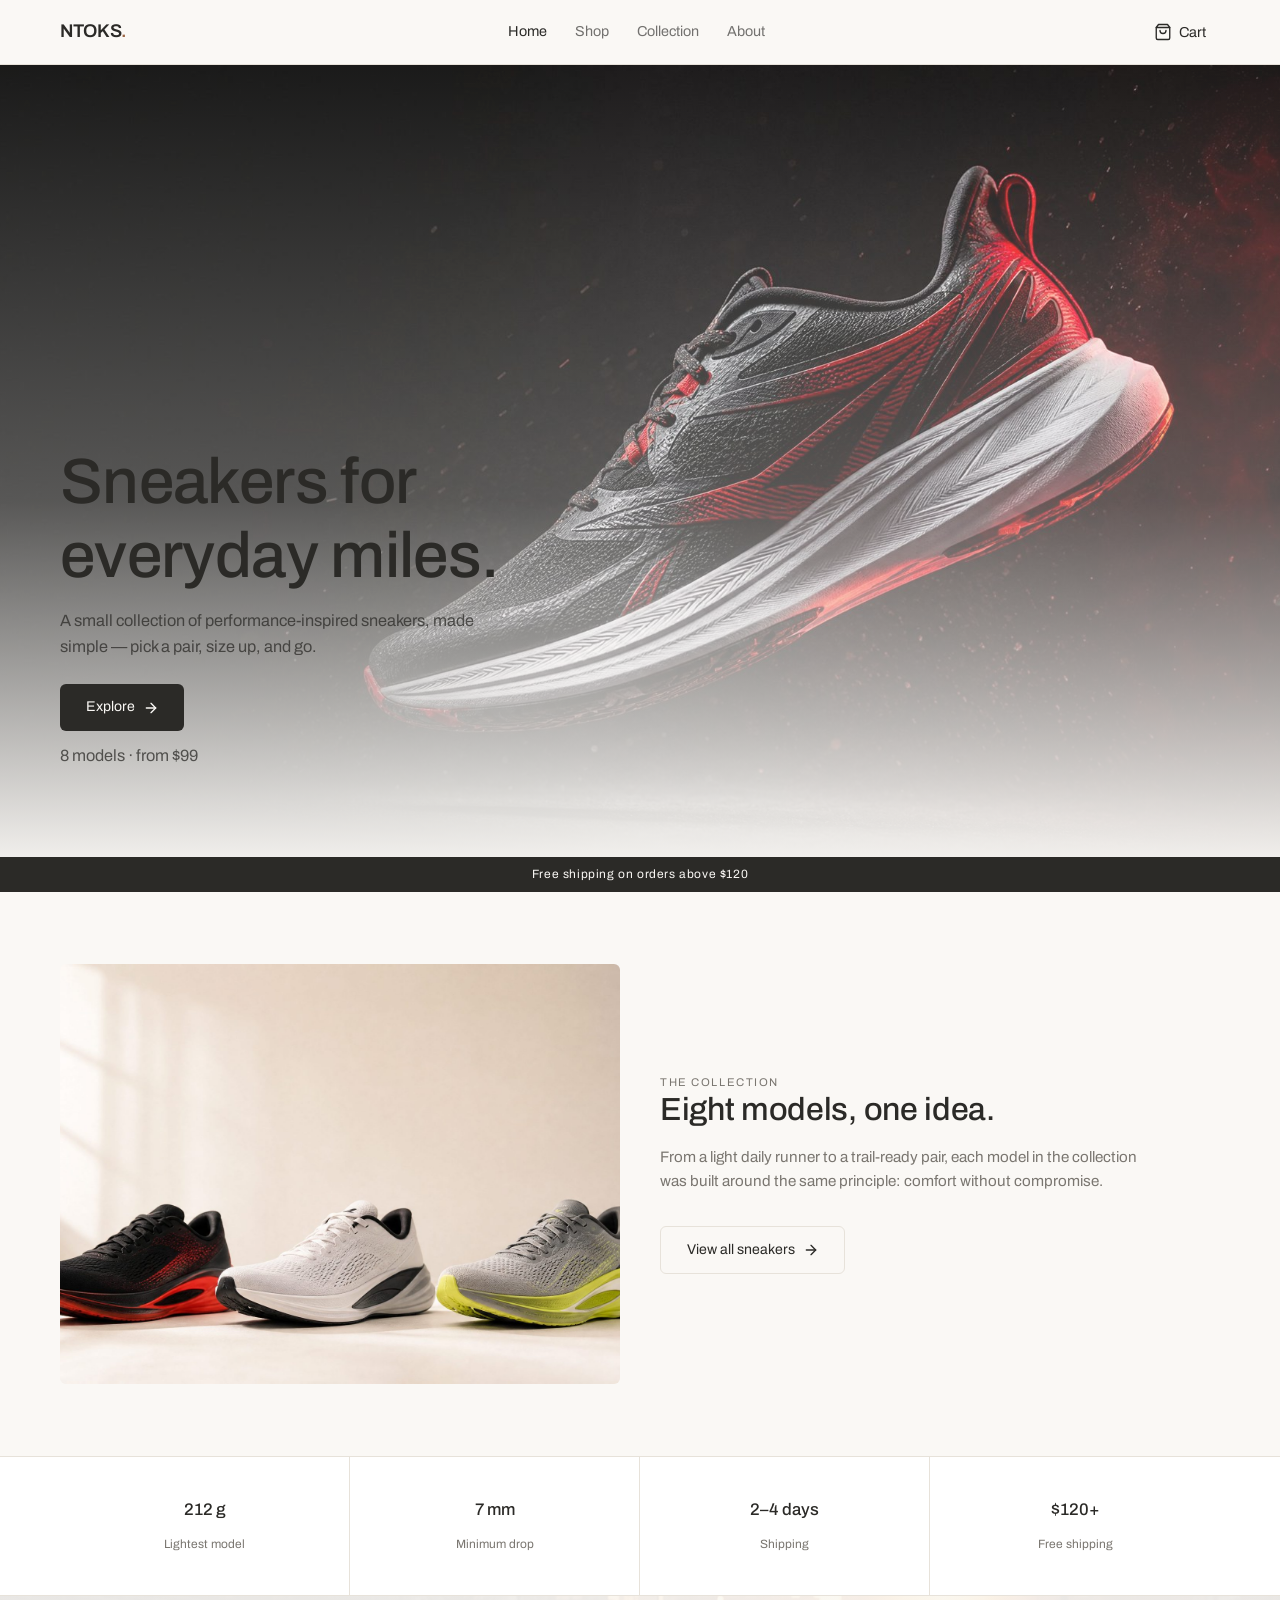
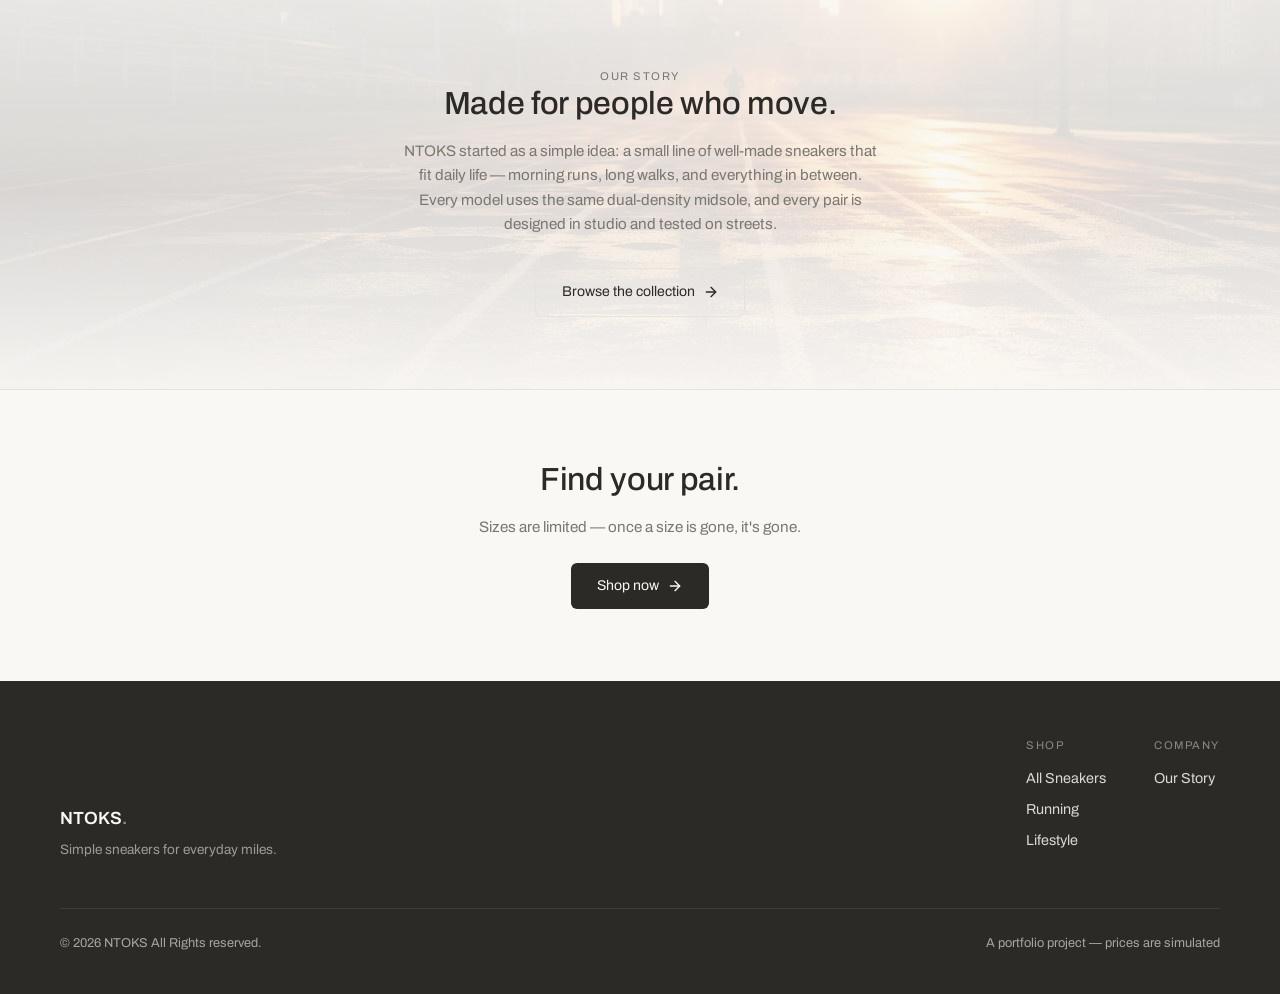
<file: index.html>
<!doctype html>
<html lang="en">
  <head>
    <meta charset="UTF-8" />
    <meta name="viewport" content="width=device-width, initial-scale=1.0" />
    <title>NTOKS. — Sneaker Store</title>
    <meta name="description" content="STRIDE — a minimal sneaker store. Browse the collection, build your cart, and check out." />
    <link rel="icon" href="images/favicon.png" />
    <link rel="preconnect" href="https://fonts.googleapis.com" />
    <link rel="preconnect" href="https://fonts.gstatic.com" crossorigin />
    <link href="https://fonts.googleapis.com/css2?family=Archivo:ital,wght@0,300..700;1,300..700&display=swap" rel="stylesheet" />
    <link rel="stylesheet" href="styles.css" />
  </head>
  <body>
    <div data-layout-header></div>

    <main>
      <section class="hero">
        <div class="hero-bg" aria-hidden="true"></div>
        <div class="hero-scrim" aria-hidden="true"></div>
        <div class="hero-content">
          <h1>Sneakers for<br />everyday miles.</h1>
          <p>A small collection of performance-inspired sneakers, made simple — pick a pair, size up, and go.</p>
          <a class="btn btn-dark" href="shop.html">
            Explore
            <svg width="16" height="16" viewBox="0 0 24 24" fill="none" stroke="currentColor" stroke-width="2" stroke-linecap="round" stroke-linejoin="round"><path d="M5 12h14"/><path d="m12 5 7 7-7 7"/></svg>
          </a>
          <p class="hero-note">8 models · from $99</p>
        </div>
      </section>

      <div class="announce">Free shipping on orders above $120</div>

      <section id="collection" class="section">
        <div class="container grid-2">
          <div class="reveal"><img src="images/drop-banner.jpg" alt="The collection" /></div>
          <div class="reveal">
            <p class="micro">The collection</p>
            <h2>Eight models, one idea.</h2>
            <p class="lede">From a light daily runner to a trail-ready pair, each model in the collection was built around the same principle: comfort without compromise.</p>
            <a class="btn btn-ghost" href="shop.html">
              View all sneakers
              <svg width="16" height="16" viewBox="0 0 24 24" fill="none" stroke="currentColor" stroke-width="2" stroke-linecap="round" stroke-linejoin="round"><path d="M5 12h14"/><path d="m12 5 7 7-7 7"/></svg>
            </a>
          </div>
        </div>
      </section>

      <section class="facts">
        <div class="container">
          <div class="facts-grid">
            <div class="fact"><strong>212 g</strong><span>Lightest model</span></div>
            <div class="fact"><strong>7 mm</strong><span>Minimum drop</span></div>
            <div class="fact"><strong>2–4 days</strong><span>Shipping</span></div>
            <div class="fact"><strong>$120+</strong><span>Free shipping</span></div>
          </div>
        </div>
      </section>

      <section id="about" class="section about-bg">
        <div class="about-img" aria-hidden="true"></div>
        <div class="about-scrim" aria-hidden="true"></div>
        <div class="container">
          <div class="about-inner reveal">
            <p class="micro">Our story</p>
            <h2>Made for people who move.</h2>
            <p class="lede" style="margin-left:auto;margin-right:auto;">NTOKS started as a simple idea: a small line of well-made sneakers that fit daily life — morning runs, long walks, and everything in between. Every model uses the same dual-density midsole, and every pair is designed in studio and tested on streets.</p>
            <a class="btn btn-ghost" href="shop.html">
              Browse the collection
              <svg width="16" height="16" viewBox="0 0 24 24" fill="none" stroke="currentColor" stroke-width="2" stroke-linecap="round" stroke-linejoin="round"><path d="M5 12h14"/><path d="m12 5 7 7-7 7"/></svg>
            </a>
          </div>
        </div>
      </section>

      <section class="section final-cta">
        <div class="container reveal">
          <h2>Find your pair.</h2>
          <p>Sizes are limited — once a size is gone, it's gone.</p>
          <a class="btn btn-dark" href="shop.html">
            Shop now
            <svg width="16" height="16" viewBox="0 0 24 24" fill="none" stroke="currentColor" stroke-width="2" stroke-linecap="round" stroke-linejoin="round"><path d="M5 12h14"/><path d="m12 5 7 7-7 7"/></svg>
          </a>
        </div>
      </section>
    </main>

    <div data-layout-footer></div>

    <div class="cart-backdrop" id="cart-backdrop"></div>
    <aside class="cart-drawer" id="cart-drawer" aria-label="Shopping cart">
      <div class="cart-head">
        <h2>Cart</h2>
        <button class="cart-close" data-close-cart aria-label="Close cart">
          <svg width="16" height="16" viewBox="0 0 24 24" fill="none" stroke="currentColor" stroke-width="2" stroke-linecap="round" stroke-linejoin="round"><path d="M18 6 6 18"/><path d="m6 6 12 12"/></svg>
        </button>
      </div>
      <div class="cart-items" id="cart-items"></div>
      <div class="cart-foot">
        <div class="cart-row"><span class="muted">Subtotal</span><span data-subtotal>$0.00</span></div>
        <div class="cart-row"><span class="muted">Shipping</span><span data-shipping>Free</span></div>
        <div class="cart-total"><span>Total</span><span data-total>$0.00</span></div>
        <button class="checkout-btn" data-checkout-btn>Proceed to Checkout</button>
        <p class="cart-note">Simulated payment — no real transaction</p>
      </div>
    </aside>

    <script src="products.js"></script>
    <script src="cart.js"></script>
    <script src="assets/js/layout.js"></script>
    <script src="app.js"></script>
  </body>
</html>
</file>
<file: styles.css>
/* STRIDE — minimalist sneaker store
   Plain CSS. No frameworks, no preprocessors. */

:root {
  --bg: #faf8f5;
  --card: #ffffff;
  --ink: #2b2a27;
  --muted: #7a7670;
  --line: #e7e2da;
  --soft: #f1ede6;
  --accent: #9c6644;
  --radius: 6px;
  --ease: cubic-bezier(0.23, 1, 0.32, 1);
}

* {
  box-sizing: border-box;
  margin: 0;
  padding: 0;
}

html {
  scroll-behavior: smooth;
}

body {
  font-family: "Archivo", "Segoe UI", system-ui, sans-serif;
  background: var(--bg);
  color: var(--ink);
  line-height: 1.6;
  -webkit-font-smoothing: antialiased;
}

img {
  display: block;
  max-width: 100%;
}

a {
  color: inherit;
  text-decoration: none;
}

button {
  font-family: inherit;
  cursor: pointer;
}

.container {
  width: 100%;
  max-width: 1200px;
  margin: 0 auto;
  padding: 0 1.25rem;
}

/* ——— Typography ——— */
h1, h2, h3 {
  font-weight: 500;
  letter-spacing: -0.01em;
  line-height: 1.15;
}

.micro {
  font-size: 0.7rem;
  letter-spacing: 0.14em;
  text-transform: uppercase;
  color: var(--muted);
}

/* ——— Header ——— */
.site-header {
  position: sticky;
  top: 0;
  z-index: 50;
  background: rgba(250, 248, 245, 0.9);
  backdrop-filter: blur(8px);
  -webkit-backdrop-filter: blur(8px);
  border-bottom: 1px solid var(--line);
}

.site-header .container {
  display: flex;
  align-items: center;
  justify-content: space-between;
  height: 64px;
}

.logo {
  font-size: 1.15rem;
  font-weight: 600;
  letter-spacing: -0.02em;
}

.logo span {
  color: var(--accent);
}

.nav-links {
  display: none;
  gap: 1.75rem;
  font-size: 0.9rem;
}

.nav-links a {
  color: var(--ink);
  opacity: 0.65;
  transition: opacity 0.2s;
}

.nav-links a:hover,
.nav-links a.active {
  opacity: 1;
}

@media (min-width: 768px) {
  .nav-links {
    display: flex;
  }
}

.cart-btn {
  display: flex;
  align-items: center;
  gap: 0.4rem;
  background: none;
  border: none;
  font-size: 0.9rem;
  color: var(--ink);
  padding: 0.5rem;
  transition: opacity 0.2s;
}

.cart-btn:hover {
  opacity: 0.6;
}

.cart-count {
  font-size: 0.75rem;
  font-weight: 600;
  color: var(--accent);
}

.mobile-toggle {
  display: flex;
  background: none;
  border: none;
  padding: 0.5rem;
  color: var(--ink);
}

@media (min-width: 768px) {
  .mobile-toggle {
    display: none;
  }
}

.mobile-nav {
  display: none;
  border-top: 1px solid var(--line);
  background: var(--bg);
}

.mobile-nav.open {
  display: block;
}

.mobile-nav a {
  display: block;
  padding: 0.85rem 1.25rem;
  border-bottom: 1px solid var(--line);
  font-size: 0.95rem;
}

/* ——— Buttons ——— */
.btn {
  display: inline-flex;
  align-items: center;
  gap: 0.5rem;
  font-size: 0.88rem;
  padding: 0.75rem 1.6rem;
  border-radius: var(--radius);
  border: none;
  transition:
    background 0.2s var(--ease),
    opacity 0.2s,
    transform 0.16s var(--ease);
}

.btn:active {
  transform: scale(0.98);
}

.btn-dark {
  background: var(--ink);
  color: var(--bg);
}

.btn-dark:hover {
  opacity: 0.88;
}

.btn-ghost {
  background: transparent;
  color: var(--ink);
  border: 1px solid var(--line);
}

.btn-ghost:hover {
  border-color: var(--ink);
}

/* ——— Hero ——— */
.hero {
  position: relative;
  min-height: 88vh;
  display: flex;
  align-items: flex-end;
  overflow: hidden;
}

.hero-bg {
  position: absolute;
  inset: 0;
  background-image: url("images/hero-runner.jpg");
  background-size: cover;
  background-position: center 35%;
}

.hero-scrim {
  position: absolute;
  inset: 0;
  background: linear-gradient(
    to top,
    rgba(250, 248, 245, 0.96),
    rgba(250, 248, 245, 0.35) 45%,
    rgba(250, 248, 245, 0.1)
  );
}

.hero-content {
  position: relative;
  padding: 3rem 1.25rem 4rem;
  max-width: 1200px;
  margin: 0 auto;
  width: 100%;
}

.hero h1 {
  font-size: clamp(2.2rem, 6vw, 4rem);
  margin-bottom: 1rem;
}

.hero p {
  color: var(--ink);
  opacity: 0.75;
  max-width: 420px;
  font-size: 1.02rem;
  margin-bottom: 1.5rem;
}

.hero-note {
  font-size: 0.75rem;
  color: var(--muted);
  margin-top: 0.75rem;
}

/* ——— Announcement strip ——— */
.announce {
  background: var(--ink);
  color: var(--bg);
  text-align: center;
  padding: 0.5rem 1rem;
  font-size: 0.75rem;
  letter-spacing: 0.05em;
}

/* ——— Sections ——— */
.section {
  padding: 4.5rem 0;
}

.section h2 {
  font-size: clamp(1.5rem, 3vw, 2rem);
  margin-bottom: 1rem;
}

.section p.lede {
  color: var(--muted);
  max-width: 480px;
  margin-bottom: 2rem;
  font-size: 0.95rem;
}

/* Collection preview */
.grid-2 {
  display: grid;
  grid-template-columns: 1fr;
  gap: 2.5rem;
  align-items: center;
}

@media (min-width: 900px) {
  .grid-2 {
    grid-template-columns: 1fr 1fr;
  }
}

.grid-2 img {
  border-radius: var(--radius);
  width: 100%;
  aspect-ratio: 4 / 3;
  object-fit: cover;
}

/* Facts strip */
.facts {
  border-top: 1px solid var(--line);
  border-bottom: 1px solid var(--line);
  background: var(--card);
}

.facts-grid {
  display: grid;
  grid-template-columns: repeat(2, 1fr);
}

@media (min-width: 768px) {
  .facts-grid {
    grid-template-columns: repeat(4, 1fr);
  }
}

.fact {
  padding: 2.5rem 1rem;
  text-align: center;
  border-right: 1px solid var(--line);
}

.fact:last-child {
  border-right: none;
}

.fact strong {
  display: block;
  font-size: 1.05rem;
  font-weight: 500;
  margin-bottom: 0.35rem;
}

.fact span {
  font-size: 0.75rem;
  color: var(--muted);
}

/* About */
.about-bg {
  position: relative;
  overflow: hidden;
}

.about-bg .about-img {
  position: absolute;
  inset: 0;
  background-image: url("images/about-run.jpg");
  background-size: cover;
  background-position: center;
  opacity: 0.35;
}

.about-bg .about-scrim {
  position: absolute;
  inset: 0;
  background: linear-gradient(
    to bottom,
    rgba(250, 248, 245, 0.8),
    rgba(250, 248, 245, 0.6),
    rgba(250, 248, 245, 0.95)
  );
}

.about-inner {
  position: relative;
  max-width: 640px;
  margin: 0 auto;
  text-align: center;
}

/* Final CTA */
.final-cta {
  border-top: 1px solid var(--line);
  text-align: center;
}

.final-cta p {
  color: var(--muted);
  max-width: 400px;
  margin: 0 auto 1.5rem;
  font-size: 0.95rem;
}

/* ——— Footer ——— */
.site-footer {
  background: var(--ink);
  color: var(--bg);
  padding: 3.5rem 0 2.5rem;
}

.footer-grid {
  display: flex;
  flex-direction: column;
  gap: 2rem;
}

@media (min-width: 768px) {
  .footer-grid {
    flex-direction: row;
    justify-content: space-between;
    align-items: flex-end;
  }
}

.footer-grid .brand p {
  font-size: 0.85rem;
  opacity: 0.55;
  margin-top: 0.35rem;
  max-width: 280px;
}

.footer-links {
  display: flex;
  gap: 3rem;
}

.footer-col p {
  font-size: 0.7rem;
  letter-spacing: 0.14em;
  text-transform: uppercase;
  opacity: 0.45;
  margin-bottom: 0.75rem;
}

.footer-col ul {
  list-style: none;
}

.footer-col li {
  margin-bottom: 0.5rem;
  font-size: 0.9rem;
  opacity: 0.85;
}

.footer-col a:hover {
  opacity: 1;
}

.footer-bottom {
  margin-top: 3rem;
  padding-top: 1.5rem;
  border-top: 1px solid rgba(250, 248, 245, 0.15);
  display: flex;
  flex-direction: column;
  gap: 0.5rem;
  align-items: center;
  font-size: 0.8rem;
  opacity: 0.6;
}

@media (min-width: 640px) {
  .footer-bottom {
    flex-direction: row;
    justify-content: space-between;
  }
}

/* ——— Shop page header ——— */
.page-header {
  border-bottom: 1px solid var(--line);
  padding: 3rem 0 3.5rem;
}

.page-header h1 {
  font-size: clamp(1.75rem, 4vw, 2.5rem);
  margin-bottom: 0.75rem;
}

.page-header p {
  color: var(--muted);
  max-width: 520px;
  font-size: 0.95rem;
}

/* Filters */
.filters {
  position: sticky;
  top: 64px;
  z-index: 40;
  background: var(--bg);
  border-bottom: 1px solid var(--line);
}

.filters .container {
  display: flex;
  align-items: center;
  gap: 0.5rem;
  overflow-x: auto;
  padding: 0.75rem 1.25rem;
}

.filter-btn {
  background: none;
  border: none;
  font-size: 0.88rem;
  color: var(--muted);
  padding: 0.45rem 1rem;
  border-radius: 999px;
  transition:
    color 0.2s,
    background 0.2s;
  white-space: nowrap;
}

.filter-btn:hover {
  color: var(--ink);
}

.filter-btn.active {
  background: var(--ink);
  color: var(--bg);
}

/* Product grid */
.product-grid {
  display: grid;
  grid-template-columns: 1fr;
  gap: 1.25rem;
  padding: 2.5rem 0 3.5rem;
}

@media (min-width: 640px) {
  .product-grid {
    grid-template-columns: repeat(2, 1fr);
  }
}

@media (min-width: 1024px) {
  .product-grid {
    grid-template-columns: repeat(3, 1fr);
  }
}

@media (min-width: 1280px) {
  .product-grid {
    grid-template-columns: repeat(4, 1fr);
  }
}

.product-card {
  background: var(--card);
  border: 1px solid var(--line);
  border-radius: var(--radius);
  overflow: hidden;
  cursor: pointer;
  text-align: left;
  transition: box-shadow 0.2s var(--ease);
  padding: 0;
  font-family: inherit;
  color: inherit;
}

.product-card:hover {
  box-shadow: 0 8px 30px -10px rgba(43, 42, 39, 0.15);
}

.product-card .img-wrap {
  position: relative;
  background: var(--soft);
  aspect-ratio: 1;
  overflow: hidden;
}

.product-card .img-wrap img {
  width: 100%;
  height: 100%;
  object-fit: cover;
  transition: transform 0.35s var(--ease);
}

.product-card:hover .img-wrap img {
  transform: scale(1.04);
}

.product-card .info {
  padding: 1rem;
  border-top: 1px solid var(--line);
}

.product-card h3 {
  font-size: 1rem;
  font-weight: 500;
  margin-bottom: 0.25rem;
}

.product-card .desc {
  font-size: 0.78rem;
  color: var(--muted);
  line-height: 1.5;
  margin-bottom: 0.75rem;
  display: -webkit-box;
  -webkit-line-clamp: 2;
  -webkit-box-orient: vertical;
  overflow: hidden;
}

.product-card .row {
  display: flex;
  justify-content: space-between;
  align-items: center;
  font-size: 0.9rem;
}

.product-card .row .view {
  font-size: 0.75rem;
  color: var(--muted);
}

.shop-cta {
  background: var(--card);
  border-top: 1px solid var(--line);
  padding: 3rem 0;
}

.shop-cta .container {
  display: flex;
  flex-direction: column;
  gap: 1.25rem;
  align-items: center;
  text-align: center;
}

@media (min-width: 768px) {
  .shop-cta .container {
    flex-direction: row;
    justify-content: space-between;
    text-align: left;
  }
}

.shop-cta h2 {
  font-size: 1.4rem;
}

/* ——— Modal ——— */
.modal-overlay {
  position: fixed;
  inset: 0;
  z-index: 60;
  background: rgba(43, 42, 39, 0.4);
  display: flex;
  align-items: center;
  justify-content: center;
  padding: 1rem;
  opacity: 0;
  visibility: hidden;
  transition:
    opacity 0.25s var(--ease),
    visibility 0.25s;
}

.modal-overlay.open {
  opacity: 1;
  visibility: visible;
}

.modal {
  background: var(--bg);
  border: 1px solid var(--line);
  border-radius: var(--radius);
  width: 100%;
  max-width: 860px;
  max-height: 90vh;
  overflow-y: auto;
  display: grid;
  grid-template-columns: 1fr;
  transform: scale(0.97);
  transition: transform 0.25s var(--ease);
  position: relative;
}

.modal-overlay.open .modal {
  transform: scale(1);
}

@media (min-width: 768px) {
  .modal {
    grid-template-columns: 1fr 1fr;
  }
}

.modal-img {
  background: var(--soft);
  min-height: 240px;
  display: flex;
  align-items: center;
  justify-content: center;
  border-radius: var(--radius) var(--radius) 0 0;
}

@media (min-width: 768px) {
  .modal-img {
    border-radius: var(--radius) 0 0 var(--radius);
  }
}

.modal-img img {
  width: 100%;
  height: 100%;
  object-fit: cover;
  min-height: 240px;
}

.modal-body {
  padding: 1.75rem;
  display: flex;
  flex-direction: column;
}

.modal-body h2 {
  font-size: 1.5rem;
  margin-bottom: 0.75rem;
}

.modal-body .tagline {
  color: var(--muted);
  margin-bottom: 1rem;
}

.modal-body .desc {
  font-size: 0.9rem;
  color: var(--ink);
  opacity: 0.75;
  line-height: 1.65;
  margin-bottom: 1.25rem;
}

.modal-body .price {
  font-size: 1.25rem;
  font-weight: 500;
  margin-bottom: 1.5rem;
}

.modal-body .price .old {
  font-size: 0.88rem;
  color: var(--muted);
  text-decoration: line-through;
  margin-left: 0.5rem;
  font-weight: 400;
}

.modal-body .size-label {
  font-size: 0.78rem;
  color: var(--muted);
  margin-bottom: 0.6rem;
}

.sizes {
  display: flex;
  flex-wrap: wrap;
  gap: 0.4rem;
  margin-bottom: 1.25rem;
}

.size-btn {
  background: var(--card);
  border: 1px solid var(--line);
  border-radius: 4px;
  padding: 0.45rem 0.85rem;
  font-size: 0.85rem;
  color: var(--ink);
  transition:
    border-color 0.15s,
    background 0.15s,
    color 0.15s;
}

.size-btn:hover {
  border-color: var(--ink);
}

.size-btn.active {
  background: var(--ink);
  color: var(--bg);
  border-color: var(--ink);
}

.size-hint {
  font-size: 0.78rem;
  color: var(--muted);
  margin-bottom: 1rem;
}

.add-btn {
  width: 100%;
  padding: 0.85rem;
  font-size: 0.9rem;
  border-radius: var(--radius);
  border: none;
  background: var(--ink);
  color: var(--bg);
  margin-bottom: 1.5rem;
  transition:
    opacity 0.2s,
    transform 0.16s var(--ease),
    background 0.2s;
}

.add-btn:active {
  transform: scale(0.98);
}

.add-btn:disabled {
  background: var(--line);
  color: var(--muted);
  cursor: not-allowed;
}

.add-btn.added {
  background: #2f6b4f;
}

.modal-meta {
  margin-top: auto;
  display: grid;
  grid-template-columns: repeat(3, 1fr);
  gap: 0.5rem;
  border-top: 1px solid var(--line);
  padding-top: 1rem;
  text-align: center;
  font-size: 0.72rem;
  color: var(--muted);
}

.modal-close {
  position: absolute;
  top: 0.75rem;
  right: 0.75rem;
  z-index: 2;
  background: var(--bg);
  border: 1px solid var(--line);
  border-radius: 50%;
  width: 34px;
  height: 34px;
  display: flex;
  align-items: center;
  justify-content: center;
  color: var(--ink);
  transition: opacity 0.2s;
}

.modal-close:hover {
  opacity: 0.6;
}

/* ——— Cart drawer ——— */
.cart-backdrop {
  position: fixed;
  inset: 0;
  z-index: 55;
  background: rgba(43, 42, 39, 0.3);
  opacity: 0;
  visibility: hidden;
  transition:
    opacity 0.3s var(--ease),
    visibility 0.3s;
}

.cart-backdrop.open {
  opacity: 1;
  visibility: visible;
}

.cart-drawer {
  position: fixed;
  top: 0;
  right: 0;
  height: 100%;
  width: 100%;
  max-width: 420px;
  z-index: 56;
  background: var(--bg);
  display: flex;
  flex-direction: column;
  transform: translateX(100%);
  transition: transform 0.3s var(--ease);
}

.cart-drawer.open {
  transform: translateX(0);
}

.cart-head {
  display: flex;
  justify-content: space-between;
  align-items: center;
  padding: 1rem 1.25rem;
  border-bottom: 1px solid var(--line);
}

.cart-head h2 {
  font-size: 1.05rem;
}

.cart-close {
  background: none;
  border: none;
  color: var(--ink);
  padding: 0.4rem;
  opacity: 0.6;
  transition: opacity 0.2s;
}

.cart-close:hover {
  opacity: 1;
}

.cart-items {
  flex: 1;
  overflow-y: auto;
  padding: 1rem 1.25rem;
}

.cart-empty {
  text-align: center;
  padding: 3rem 1rem;
  color: var(--muted);
  font-size: 0.9rem;
}

.cart-empty p:first-child {
  margin-bottom: 1.5rem;
}

.cart-item {
  display: flex;
  gap: 1rem;
  padding-bottom: 1rem;
  margin-bottom: 1rem;
  border-bottom: 1px solid var(--line);
}

.cart-item img {
  width: 80px;
  height: 80px;
  object-fit: cover;
  border-radius: 4px;
}

.cart-item .item-info {
  flex: 1;
  min-width: 0;
}

.cart-item .item-info p:first-child {
  font-size: 0.88rem;
  font-weight: 500;
  white-space: nowrap;
  overflow: hidden;
  text-overflow: ellipsis;
}

.cart-item .item-info .item-size {
  font-size: 0.75rem;
  color: var(--muted);
}

.qty-row {
  display: flex;
  justify-content: space-between;
  align-items: center;
  margin-top: 0.5rem;
}

.qty-ctrl {
  display: flex;
  border: 1px solid var(--line);
  border-radius: 4px;
  overflow: hidden;
}

.qty-ctrl button {
  background: var(--card);
  border: none;
  color: var(--ink);
  padding: 0.3rem 0.6rem;
  font-size: 0.85rem;
  transition: opacity 0.2s;
}

.qty-ctrl button:hover {
  opacity: 0.6;
}

.qty-ctrl span {
  font-size: 0.8rem;
  width: 2rem;
  text-align: center;
  line-height: 1.7;
}

.remove-btn {
  background: none;
  border: none;
  color: var(--muted);
  font-size: 0.75rem;
  opacity: 0.6;
  transition: opacity 0.2s;
}

.remove-btn:hover {
  opacity: 1;
  color: var(--ink);
}

.cart-foot {
  border-top: 1px solid var(--line);
  padding: 1rem 1.25rem;
}

.cart-row {
  display: flex;
  justify-content: space-between;
  font-size: 0.88rem;
  margin-bottom: 0.4rem;
}

.cart-row .muted {
  color: var(--muted);
}

.cart-total {
  display: flex;
  justify-content: space-between;
  font-size: 1rem;
  font-weight: 500;
  border-top: 1px solid var(--line);
  padding-top: 0.6rem;
  margin-top: 0.4rem;
}

.checkout-btn {
  width: 100%;
  margin-top: 0.9rem;
  padding: 0.85rem;
  font-size: 0.9rem;
  border-radius: var(--radius);
  border: none;
  background: var(--ink);
  color: var(--bg);
  transition:
    opacity 0.2s,
    transform 0.16s var(--ease);
}

.checkout-btn:hover {
  opacity: 0.88;
}

.checkout-btn:active {
  transform: scale(0.98);
}

.cart-note {
  font-size: 0.68rem;
  color: var(--muted);
  text-align: center;
  margin-top: 0.6rem;
}

/* ——— Toast ——— */
.toast {
  position: fixed;
  bottom: 1.5rem;
  left: 50%;
  transform: translateX(-50%) translateY(20px);
  z-index: 70;
  background: var(--ink);
  color: var(--bg);
  font-size: 0.85rem;
  padding: 0.7rem 1.2rem;
  border-radius: 999px;
  opacity: 0;
  visibility: hidden;
  transition:
    opacity 0.25s var(--ease),
    transform 0.25s var(--ease),
    visibility 0.25s;
  white-space: nowrap;
}

.toast.show {
  opacity: 1;
  visibility: visible;
  transform: translateX(-50%) translateY(0);
}

/* ——— Checkout ——— */
.checkout-grid {
  display: grid;
  grid-template-columns: 1fr;
  gap: 2.5rem;
  padding: 2.5rem 0 4rem;
  align-items: start;
}

@media (min-width: 960px) {
  .checkout-grid {
    grid-template-columns: 7fr 5fr;
  }
}

.steps {
  display: flex;
  gap: 0.75rem;
  margin-bottom: 2rem;
}

.step-chip {
  font-size: 0.78rem;
  padding: 0.35rem 0.75rem;
  border-radius: 4px;
  background: var(--soft);
  color: var(--muted);
}

.step-chip.active {
  background: var(--ink);
  color: var(--bg);
}

.form-section h2 {
  font-size: 1.1rem;
  margin-bottom: 0.25rem;
}

.form-section > p {
  font-size: 0.8rem;
  color: var(--muted);
  margin-bottom: 1.25rem;
}

.form-group {
  margin-bottom: 1rem;
}

.form-group label {
  display: block;
  font-size: 0.78rem;
  color: var(--muted);
  margin-bottom: 0.35rem;
}

.form-group input {
  width: 100%;
  background: var(--card);
  border: 1px solid var(--line);
  border-radius: 4px;
  padding: 0.7rem 0.8rem;
  font-size: 0.9rem;
  font-family: inherit;
  color: var(--ink);
  outline: none;
  transition: border-color 0.2s;
}

.form-group input:focus {
  border-color: var(--ink);
}

.form-group input.error {
  border-color: #b3503f;
}

.form-error {
  font-size: 0.75rem;
  color: #b3503f;
  margin-top: 0.3rem;
}

.form-grid {
  display: grid;
  grid-template-columns: 1fr 1fr;
  gap: 1rem;
}

.submit-btn {
  width: 100%;
  margin-top: 0.5rem;
  padding: 0.85rem;
  font-size: 0.9rem;
  border-radius: var(--radius);
  border: none;
  background: var(--ink);
  color: var(--bg);
  transition:
    opacity 0.2s,
    transform 0.16s var(--ease);
}

.submit-btn:hover {
  opacity: 0.88;
}

.submit-btn:active {
  transform: scale(0.98);
}

.back-link {
  font-size: 0.78rem;
  color: var(--muted);
  background: none;
  border: none;
  text-decoration: underline;
  text-underline-offset: 3px;
}

.card-type {
  display: flex;
  align-items: center;
  gap: 0.5rem;
  font-size: 0.78rem;
  color: var(--muted);
  border: 1px solid var(--line);
  background: var(--card);
  border-radius: 4px;
  padding: 0.55rem 0.8rem;
  margin-bottom: 1rem;
}

.processing {
  text-align: center;
  border: 1px solid var(--line);
  border-radius: var(--radius);
  background: var(--card);
  padding: 1.75rem;
  margin-top: 0.5rem;
}

.spinner {
  width: 26px;
  height: 26px;
  border: 2px solid var(--line);
  border-top-color: var(--ink);
  border-radius: 50%;
  margin: 0 auto 0.75rem;
  animation: spin 0.8s linear infinite;
}

@keyframes spin {
  to {
    transform: rotate(360deg);
  }
}

.processing p {
  font-size: 0.8rem;
  color: var(--muted);
}

.demo-note {
  font-size: 0.68rem;
  color: var(--muted);
  text-align: center;
  margin-top: 0.75rem;
}

/* Order summary rail */
.summary {
  background: var(--card);
  border: 1px solid var(--line);
  border-radius: var(--radius);
  position: sticky;
  top: 84px;
}

.summary-head {
  padding: 1rem 1.25rem;
  border-bottom: 1px solid var(--line);
}

.summary-head h3 {
  font-size: 0.85rem;
}

.summary-items {
  padding: 1rem 1.25rem;
  max-height: 320px;
  overflow-y: auto;
}

.summary-item {
  display: flex;
  gap: 0.75rem;
  align-items: center;
  padding-bottom: 0.75rem;
  margin-bottom: 0.75rem;
  border-bottom: 1px solid var(--line);
}

.summary-item:last-child {
  border-bottom: none;
  margin-bottom: 0;
  padding-bottom: 0;
}

.summary-item img {
  width: 56px;
  height: 56px;
  object-fit: cover;
  border-radius: 4px;
}

.summary-item .si-info {
  flex: 1;
  min-width: 0;
}

.summary-item .si-info p:first-child {
  font-size: 0.85rem;
  font-weight: 500;
  white-space: nowrap;
  overflow: hidden;
  text-overflow: ellipsis;
}

.summary-item .si-info span {
  font-size: 0.72rem;
  color: var(--muted);
}

.summary-totals {
  padding: 1rem 1.25rem;
  border-top: 1px solid var(--line);
}

.summary-totals .cart-row {
  font-size: 0.85rem;
}

.summary-totals .cart-total {
  font-size: 0.95rem;
}

.summary-foot {
  padding: 0 1.25rem 1.25rem;
  font-size: 0.72rem;
  color: var(--muted);
}

.summary-foot p {
  margin-bottom: 0.3rem;
}

/* Success state */
.success-box {
  max-width: 520px;
  margin: 3rem auto;
  background: var(--card);
  border: 1px solid var(--line);
  border-radius: var(--radius);
  padding: 2.5rem;
  text-align: center;
}

.success-icon {
  width: 44px;
  height: 44px;
  margin: 0 auto 1.25rem;
  color: #2f6b4f;
}

.success-box h2 {
  font-size: 1.5rem;
  margin-bottom: 0.5rem;
}

.success-box .order-no {
  font-size: 0.85rem;
  color: var(--muted);
  margin-bottom: 1.25rem;
}

.success-box p {
  font-size: 0.9rem;
  color: var(--ink);
  opacity: 0.75;
  margin-bottom: 1.75rem;
}

.success-actions {
  display: flex;
  flex-direction: column;
  gap: 0.75rem;
  justify-content: center;
}

@media (min-width: 640px) {
  .success-actions {
    flex-direction: row;
  }
}

/* Reveal on scroll */
.reveal {
  opacity: 0;
  transform: translateY(14px);
  transition:
    opacity 0.55s var(--ease),
    transform 0.55s var(--ease);
}

.reveal.in-view {
  opacity: 1;
  transform: translateY(0);
}

@media (prefers-reduced-motion: reduce) {
  .reveal {
    opacity: 1;
    transform: none;
    transition: none;
  }
}
</file>
